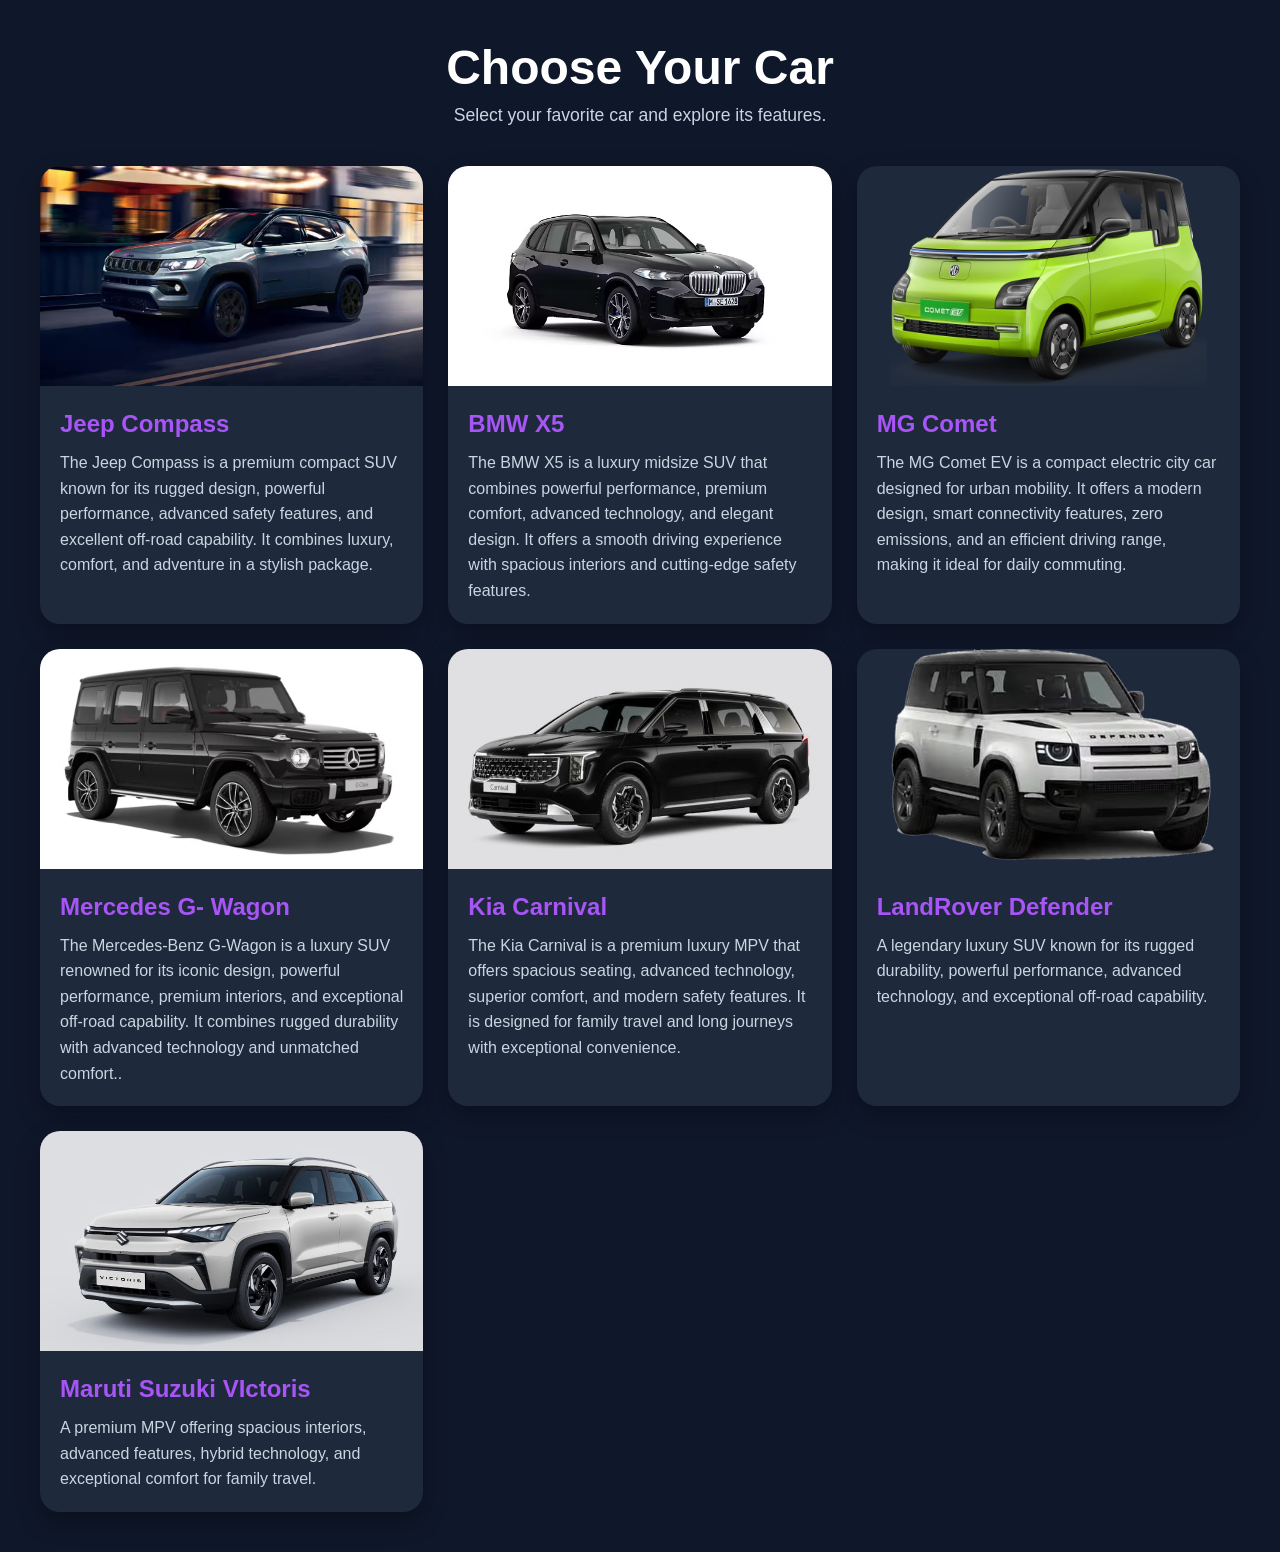
<file: index.html>
<!DOCTYPE html>
<html lang="en">
<head>
    <meta charset="UTF-8">
    <meta name="viewport" content="width=device-width, initial-scale=1.0">
    <title>Document</title>
        <link rel="stylesheet" href="style2.css">
</head>
<body>
    
    <h1 class="title">Choose Your Car</h1>
<p class="subtitle">Select your favorite car and explore its features.</p>

<div class="car-container">

    <div class="car-card">
        <img src="car1.avif" alt="Tesla">
        <div class="car-info">
            <h2>Jeep Compass</h2>
            <p>The Jeep Compass is a premium compact SUV known for its rugged design,
powerful performance, advanced safety features, and excellent off-road capability.
It combines luxury, comfort, and adventure in a stylish package.</p>
        </div>
    </div>

    <div class="car-card">
        <img src="CAR2.avif" alt="BMW">
        <div class="car-info">
            <h2>BMW X5</h2>
            <p>The BMW X5 is a luxury midsize SUV that combines powerful performance,
premium comfort, advanced technology, and elegant design. It offers a
smooth driving experience with spacious interiors and cutting-edge safety features.</p>
        </div>
    </div>

    <div class="car-card">
        <img src="car3.webp" alt="Audi">
        <div class="car-info">
            <h2>MG Comet </h2>
            <p>The MG Comet EV is a compact electric city car designed for urban mobility.
It offers a modern design, smart connectivity features, zero emissions,
and an efficient driving range, making it ideal for daily commuting.</p>
        </div>
    </div>

    <div class="car-card">
        <img src="car4.avif" alt="Lamborghini">
        <div class="car-info">
            <h2>Mercedes G- Wagon </h2>
            <p>The Mercedes-Benz G-Wagon is a luxury SUV renowned for its iconic design,
powerful performance, premium interiors, and exceptional off-road capability.
It combines rugged durability with advanced technology and unmatched comfort..</p>
        </div>
    </div>

    <div class="car-card">
        <img src="car5.avif" alt="Mercedes">
        <div class="car-info">
            <h2>Kia Carnival </h2>
            <p>The Kia Carnival is a premium luxury MPV that offers spacious seating,
advanced technology, superior comfort, and modern safety features.
It is designed for family travel and long journeys with exceptional convenience.
</p></p>
        </div>
    </div>

    <div class="car-card">
        <img src="car6.avif" alt="Porsche">
        <div class="car-info">
            <h2>LandRover Defender </h2>
            <p>A legendary luxury SUV known for its rugged durability, powerful performance,
advanced technology, and exceptional off-road capability.</p>
        </div>
    </div>

    <div class="car-card">
        <img src="car7.avif" alt="Mustang">
        <div class="car-info">
            <h2>Maruti Suzuki VIctoris</h2>
            <p>A premium MPV offering spacious interiors, advanced features,
hybrid technology, and exceptional comfort for family travel.</p>
        </div>
    </div>

</div>
    
</body>
</html>
</file>
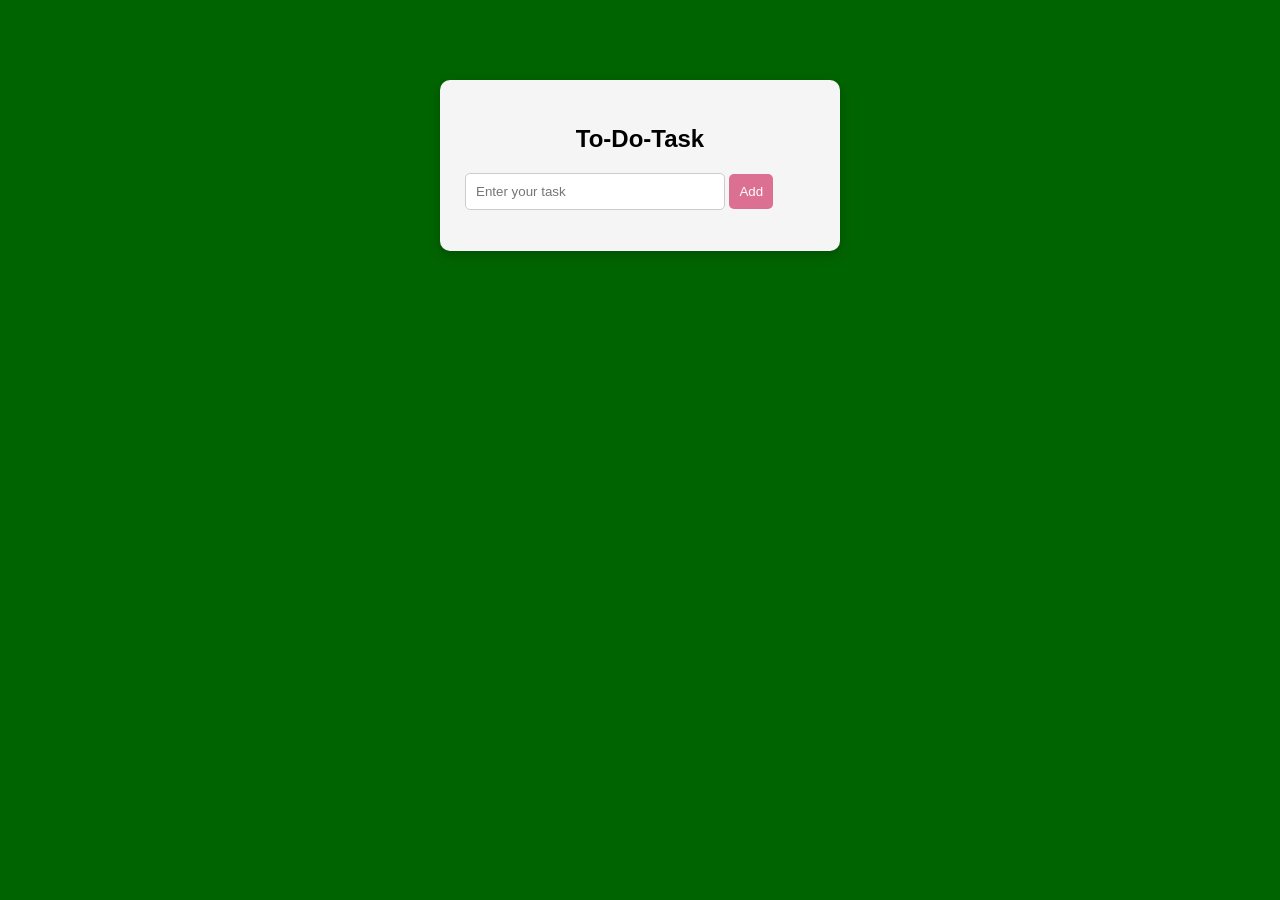
<file: array.html>
<!DOCTYPE html>
<html lang="en">
<head>
    <meta charset="UTF-8">
    <meta name="viewport" content="width=device-width, initial-scale=1.0">
    <title>DOM Example</title>

        <style>
        body {
            font-family: Arial, sans-serif;
            background-color: darkgreen;
            display: flex;
            justify-content: center;
            margin-top: 80px;
        }

        .container {
            background: whitesmoke;
            padding: 25px;
            width: 350px;
            border-radius: 10px;
            box-shadow: 0 4px 12px rgba(0, 0, 0, 0.2);
        }

        h2 {
            text-align: center;
        }

        input {
            width: 68%;
            padding: 10px;
            border: 1px solid #ccc;
            border-radius: 5px;
        }

        button {
            padding: 10px;
            border: none;
            background-color: palevioletred;
            color: white;
            border-radius: 5px;
            cursor: pointer;
        }

        button:hover {
            background-color: darkgreen;
        }

        li {
            margin-top: 12px;
            padding: 8px;
            background-color: #eeeeee;
            list-style: none;
            border-radius: 5px;
            display: flex;
            justify-content: space-between;
        }

        .delete-btn {
            background-color: red;
            padding: 5px 8px;
        }
    </style>
</head>
<body>
<div class="container">
    <h2> To-Do-Task </h2>

    <input type="text"id="taskInput" placeholder="Enter your task">
    <button onclick="addTask()"> Add </button>

    <ul id="taskList"></ul>
</div>

    <script>
function addTask() {
    let taskInput = document.getElementById("taskInput");
    let taskList = document.getElementById("taskList");

    let taskText = taskInput.value;

    if (taskText === "") {
        alert("Please enter a task!");
        return;
    }

    let li = document.createElement("li");
    li.innerHTML = `
        ${taskText}
        <button class="delete-btn" onclick="deleteTask(this)">Delete</button>
    `;

    taskList.appendChild(li);

    taskInput.value = "";
}

function deleteTask(button) {
    button.parentElement.remove();
}

    </script>

</body>
</html>
</file>
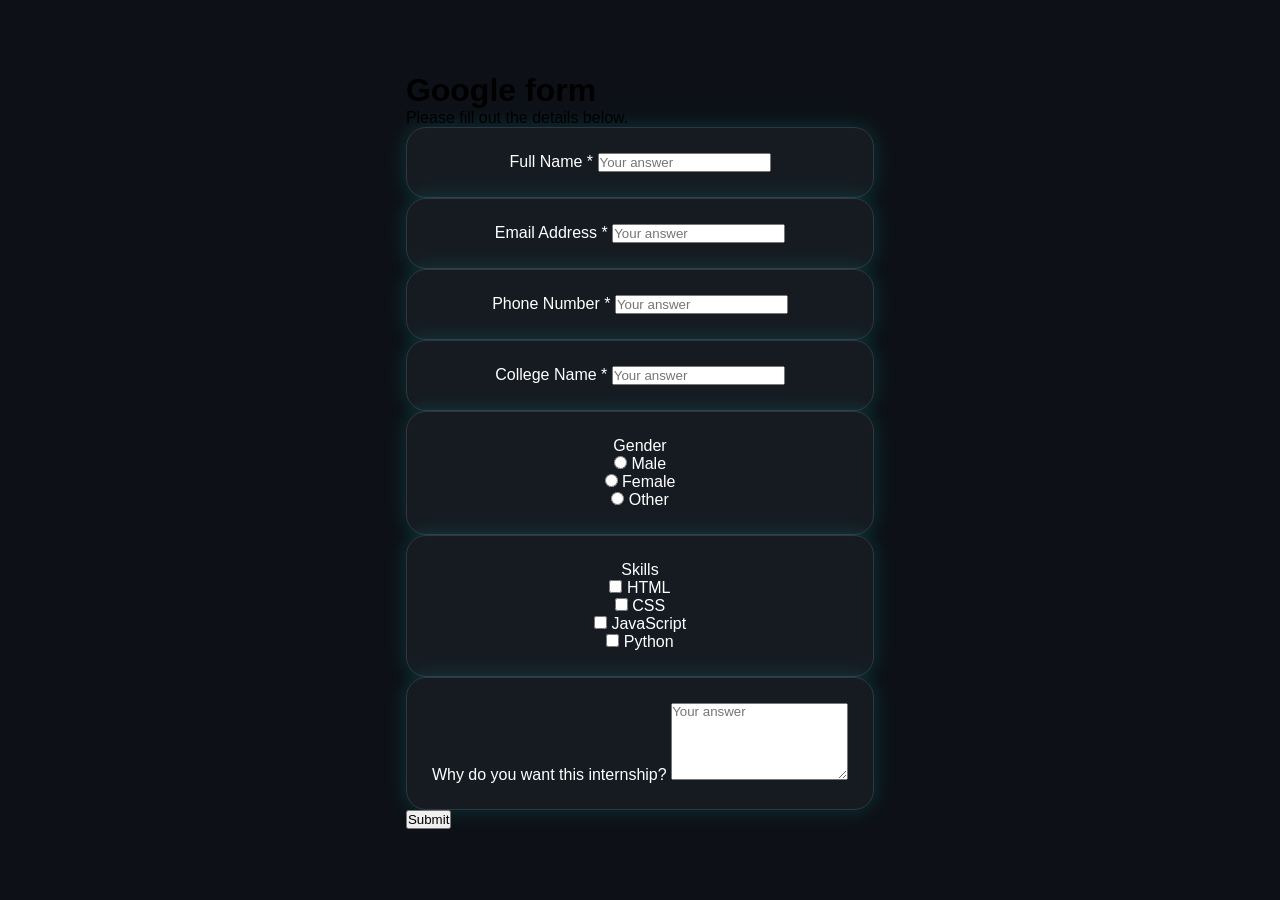
<file: class1.html>
<!DOCTYPE html>
<html lang="en">
<head>
    <meta charset="UTF-8">
    <meta name="viewport" content="width=device-width, initial-scale=1.0">
    <title>class1</title>
    <link rel="stylesheet" href="style.css">
</head>
<body>

<div class="container">

    <div class="form-header">
        <h1>Google form </h1>
        <p>Please fill out the details below.</p>
    </div>

    <form>

        <div class="card">
            <label for="fullname">Full Name *</label>
            <input type="text" id="fullname" placeholder="Your answer" required>
        </div>

        <div class="card">
            <label for="email">Email Address *</label>
            <input type="email" id="email" placeholder="Your answer" required>
        </div>

        <div class="card">
            <label for="phone">Phone Number *</label>
            <input type="tel" id="phone" placeholder="Your answer" required>
        </div>

        <div class="card">
            <label for="college">College Name *</label>
            <input type="text" id="college" placeholder="Your answer" required>
        </div>

        <div class="card">
            <p class="question">Gender</p>

            <div class="option">
                <input type="radio" id="male" name="gender">
                <label for="male">Male</label>
            </div>

            <div class="option">
                <input type="radio" id="female" name="gender">
                <label for="female">Female</label>
            </div>

            <div class="option">
                <input type="radio" id="other" name="gender">
                <label for="other">Other</label>
            </div>
        </div>

        <div class="card">
            <p class="question">Skills</p>

            <div class="option">
                <input type="checkbox" id="html">
                <label for="html">HTML</label>
            </div>

            <div class="option">
                <input type="checkbox" id="css">
                <label for="css">CSS</label>
            </div>

            <div class="option">
                <input type="checkbox" id="javascript">
                <label for="javascript">JavaScript</label>
            </div>

            <div class="option">
                <input type="checkbox" id="python">
                <label for="python">Python</label>
            </div>
        </div>

        <div class="card">
            <label for="message">Why do you want this internship?</label>
            <textarea id="message" rows="5" placeholder="Your answer"></textarea>
        </div>

        <button type="submit">Submit</button>

    </form>

</div>

</body>
</html>
</file>
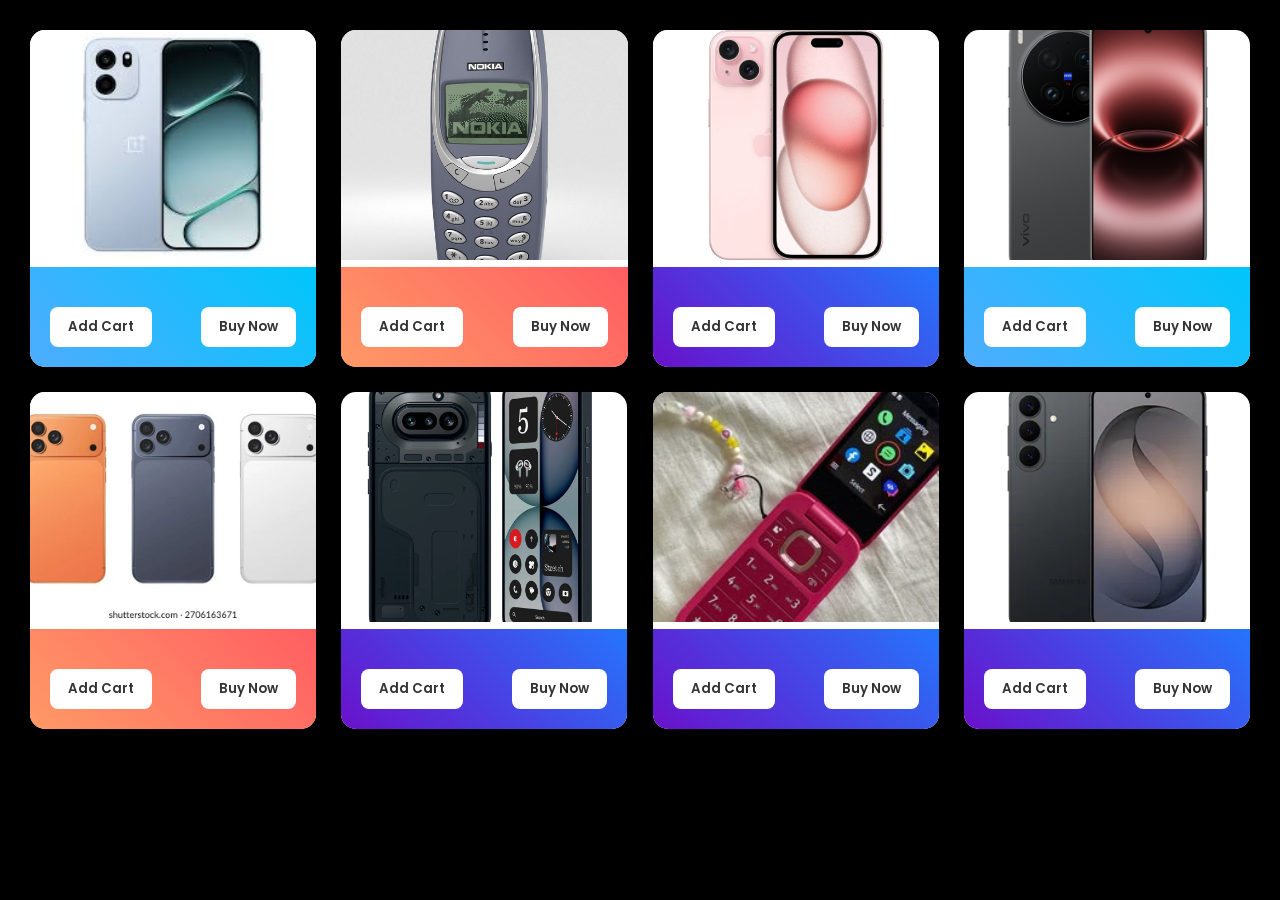
<file: class2.html>
<!DOCTYPE html>
<html lang="en">
<head>
    <meta charset="UTF-8">
    <meta name="viewport" content="width=device-width, initial-scale=1.0">
    <title>Mobile Store</title>

    <link rel="stylesheet" href="class2.css">
    <link rel="stylesheet" href="https://unpkg.com/aos@2.3.1/dist/aos.css">
</head>
<body>

<div class="container">


    <section class="products">


        <div class="card" data-aos="flip-left">

            <img src="images/M1.jpeg">

            <div class="info blue">

                <h3></h3>

                <p></p>

                <h2></h2>

                <div class="buttons">
                    <button>Add Cart</button>
                    <button>Buy Now</button>
                </div>

            </div>

        </div>


        <div class="card" data-aos="zoom-in">

            <img src="images/M2.jpg">

            <div class="info orange">

                <h3></h3>

                <p></p>

                <h2></h2>

                <div class="buttons">
                    <button>Add Cart</button>
                    <button>Buy Now</button>
                </div>

            </div>

        </div>

        <div class="card" data-aos="zoom-in">

            <img src="images/M3.webp">

            <div class="info purple">

                <h3></h3>

                <p></p>

                <h2></h2>

                <div class="buttons">
                    <button>Add Cart</button>
                    <button>Buy Now</button>
                </div>

            </div>

        </div>


        <div class="card" data-aos="zoom-in">

            <img src="images/M4.png">

            <div class="info blue">

                <h3></h3>

                <p></p>

                <h2></h2>

                <div class="buttons">
                    <button>Add Cart</button>
                    <button>Buy Now</button>
                </div>

            </div>

        </div>

        <div class="card" data-aos="flip-right">

            <img src="images/M5.webp">

            <div class="info orange">

                <h3></h3>

                <p></p>

                <h2></h2>

                <div class="buttons">
                    <button>Add Cart</button>
                    <button>Buy Now</button>
                </div>

            </div>

        </div>

        <div class="card" data-aos="flip-left">

            <img src="images/M6.webp">

            <div class="info purple">

                <h3></h3>

                <p></p>

                <h2></h2>

                <div class="buttons">
                    <button>Add Cart</button>
                    <button>Buy Now</button>
                </div>

            </div>

        </div>

         <div class="card" data-aos="flip-left">

            <img src="images/M7.jpg">

            <div class="info purple">

                <h3></h3>

                <p></p>

                <h2></h2>

                <div class="buttons">
                    <button>Add Cart</button>
                    <button>Buy Now</button>
                </div>

            </div>

        </div>

         <div class="card" data-aos="flip-right">

            <img src="images/M8.webp">

            <div class="info purple">

                <h3></h3>

                <p></p>

                <h2></h2>

                <div class="buttons">
                    <button>Add Cart</button>
                    <button>Buy Now</button>
                </div>

            </div>

        </div>


        

    </section>

</div>


<script src="https://unpkg.com/aos@2.3.1/dist/aos.js"></script>

<script>
AOS.init({
    duration:1000,
    once:true
});
</script>

</body>
</html>
</file>
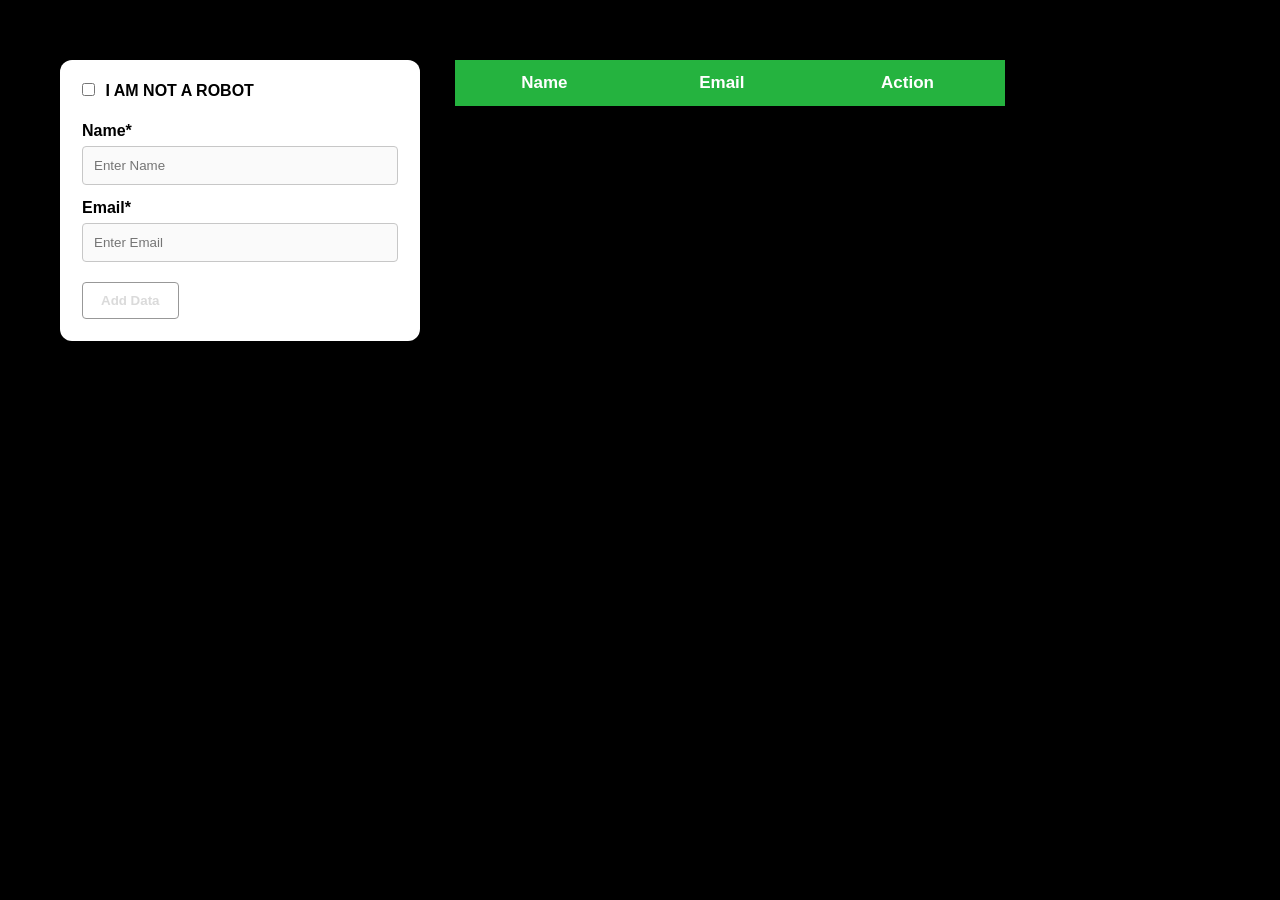
<file: dataform.html>
<!DOCTYPE html>
<html lang="en">
<head>
    <meta charset="UTF-8">
    <meta name="viewport" content="width=device-width, initial-scale=1.0">
    <title>Robot Data Form</title>
    <link rel="stylesheet" href="tableform.css">
</head>
<body>

    <div class="main-container">

        <!-- Left Form Box -->
        <div class="form-box">
            <label class="robot-check">
                <input type="checkbox" id="robotCheck">
                I AM NOT A ROBOT
            </label>

            <label for="name">Name*</label>
            <input type="text" id="name" placeholder="Enter Name" disabled>

            <label for="email">Email*</label>
            <input type="email" id="email" placeholder="Enter Email" disabled>

            <button id="addBtn" disabled>Add Data</button>
        </div>

        <!-- Right Table Box -->
        <div class="table-box">
            <table>
                <thead>
                    <tr>
                        <th>Name</th>
                        <th>Email</th>
                        <th>Action</th>
                    </tr>
                </thead>

                <tbody id="tableBody">
                    <!-- Data will come here -->
                </tbody>
            </table>
        </div>

    </div>

    <script src="tableform.js"></script>
</body>
</html>
</file>
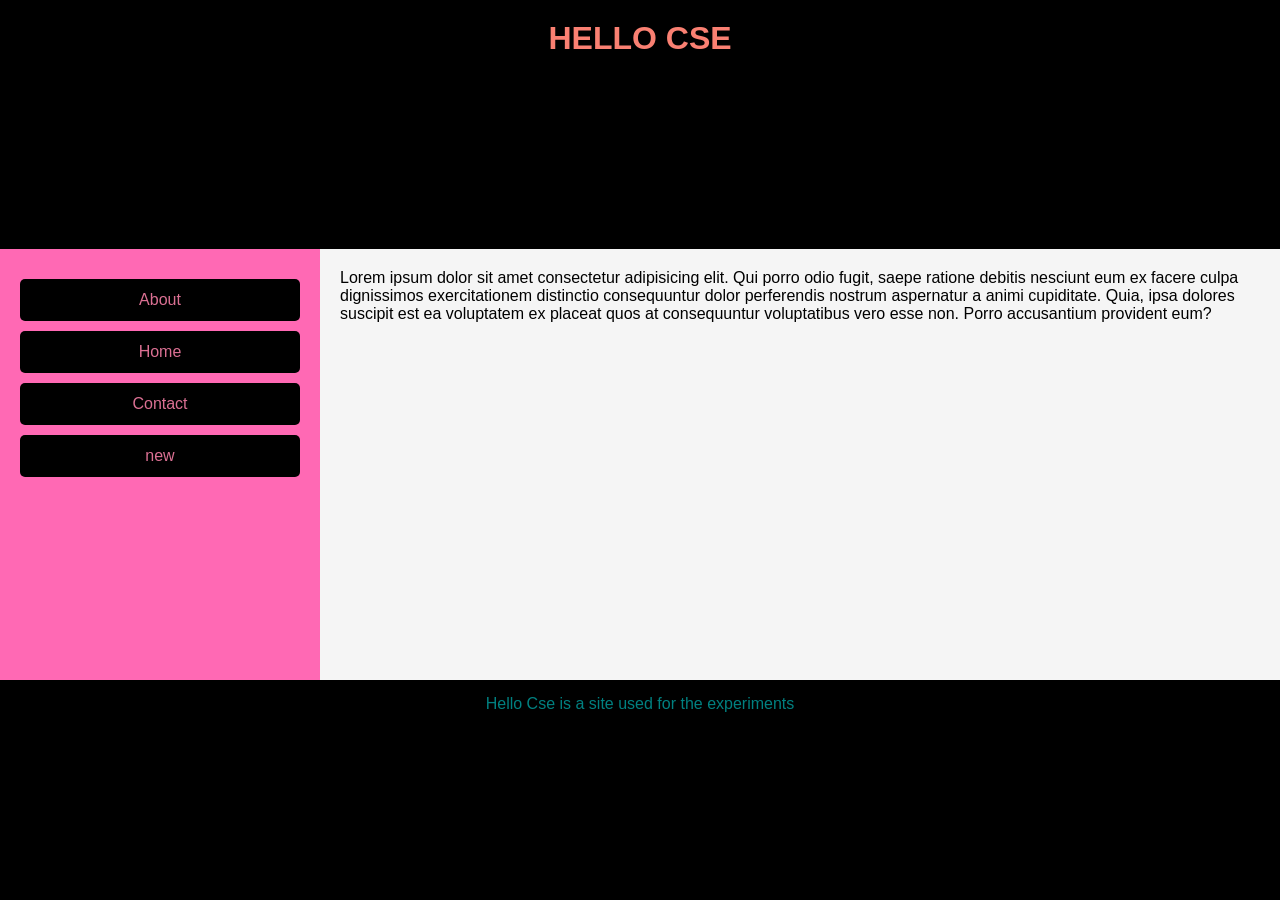
<file: indi.html>
<!DOCTYPE html>
<html lang="en">
<head>
    <meta charset="UTF-8">
    <meta name="viewport" content="width=device-width, initial-scale=1.0">
    <title>Document</title>
    <style>
*{
    margin:0;
    padding:0;
    box-sizing:border-box;
    font-family:Arial, sans-serif;
}

.grid-container{
    display:grid;
    grid-template-columns: 1fr 3fr;
    grid-template-areas:
        "header header"
        "menu content"
        "footer footer";
    min-height:100vh;
}

.header{
    grid-area:header;
    background:black;
    color:salmon;
    text-align:center;
    padding:20px;
}

.menu{
    grid-area:menu;
    background:hotpink;
    padding:20px;
}

.menu ul{
    list-style:none;
}

.menu li{
    padding:12px;
    margin:10px 0;
    background:black;
    color:palevioletred;
    text-align:center;
    border-radius:5px;
}

.content{
    grid-area:content;
    background:whitesmoke;
    padding:20px;
}

.footer{
    grid-area:footer;
    background:black;
    color:teal;
    text-align:center;
    padding:15px;
}
@media (max-width:768px){

    .grid-container{
        grid-template-columns:1fr;
        grid-template-areas:
            "header"
            "menu"
            "content"
            "footer";
    }

    .menu ul{
        display:flex;
        flex-wrap:wrap;
        justify-content:center;
        gap:10px;
    }

    .menu li{
        flex:1 1 120px;
        margin:0;
    }
}
</style>
</head>
<body>
    <div class="grid-container">
        <div class="header">
            <h1> HELLO CSE</h1>
        </div>
        <div class="menu">
            <ul>
                <li>About</li>
                <li>Home</li>
                <li>Contact</li>
                <li>new</li>
            </ul>
        </div>
        <div class="content">
            <p>Lorem ipsum dolor sit amet consectetur adipisicing elit. Qui porro odio fugit, 
               saepe ratione debitis nesciunt eum ex facere culpa dignissimos exercitationem 
               distinctio consequuntur dolor perferendis nostrum aspernatur a animi cupiditate. Quia, 
               ipsa dolores suscipit est ea voluptatem ex placeat quos at consequuntur voluptatibus vero esse non. Porro accusantium provident eum?</p>
        </div>
        <div class="footer">
            Hello Cse is a site used for the experiments
        </div>
    </div>
</body>
</html>
</file>
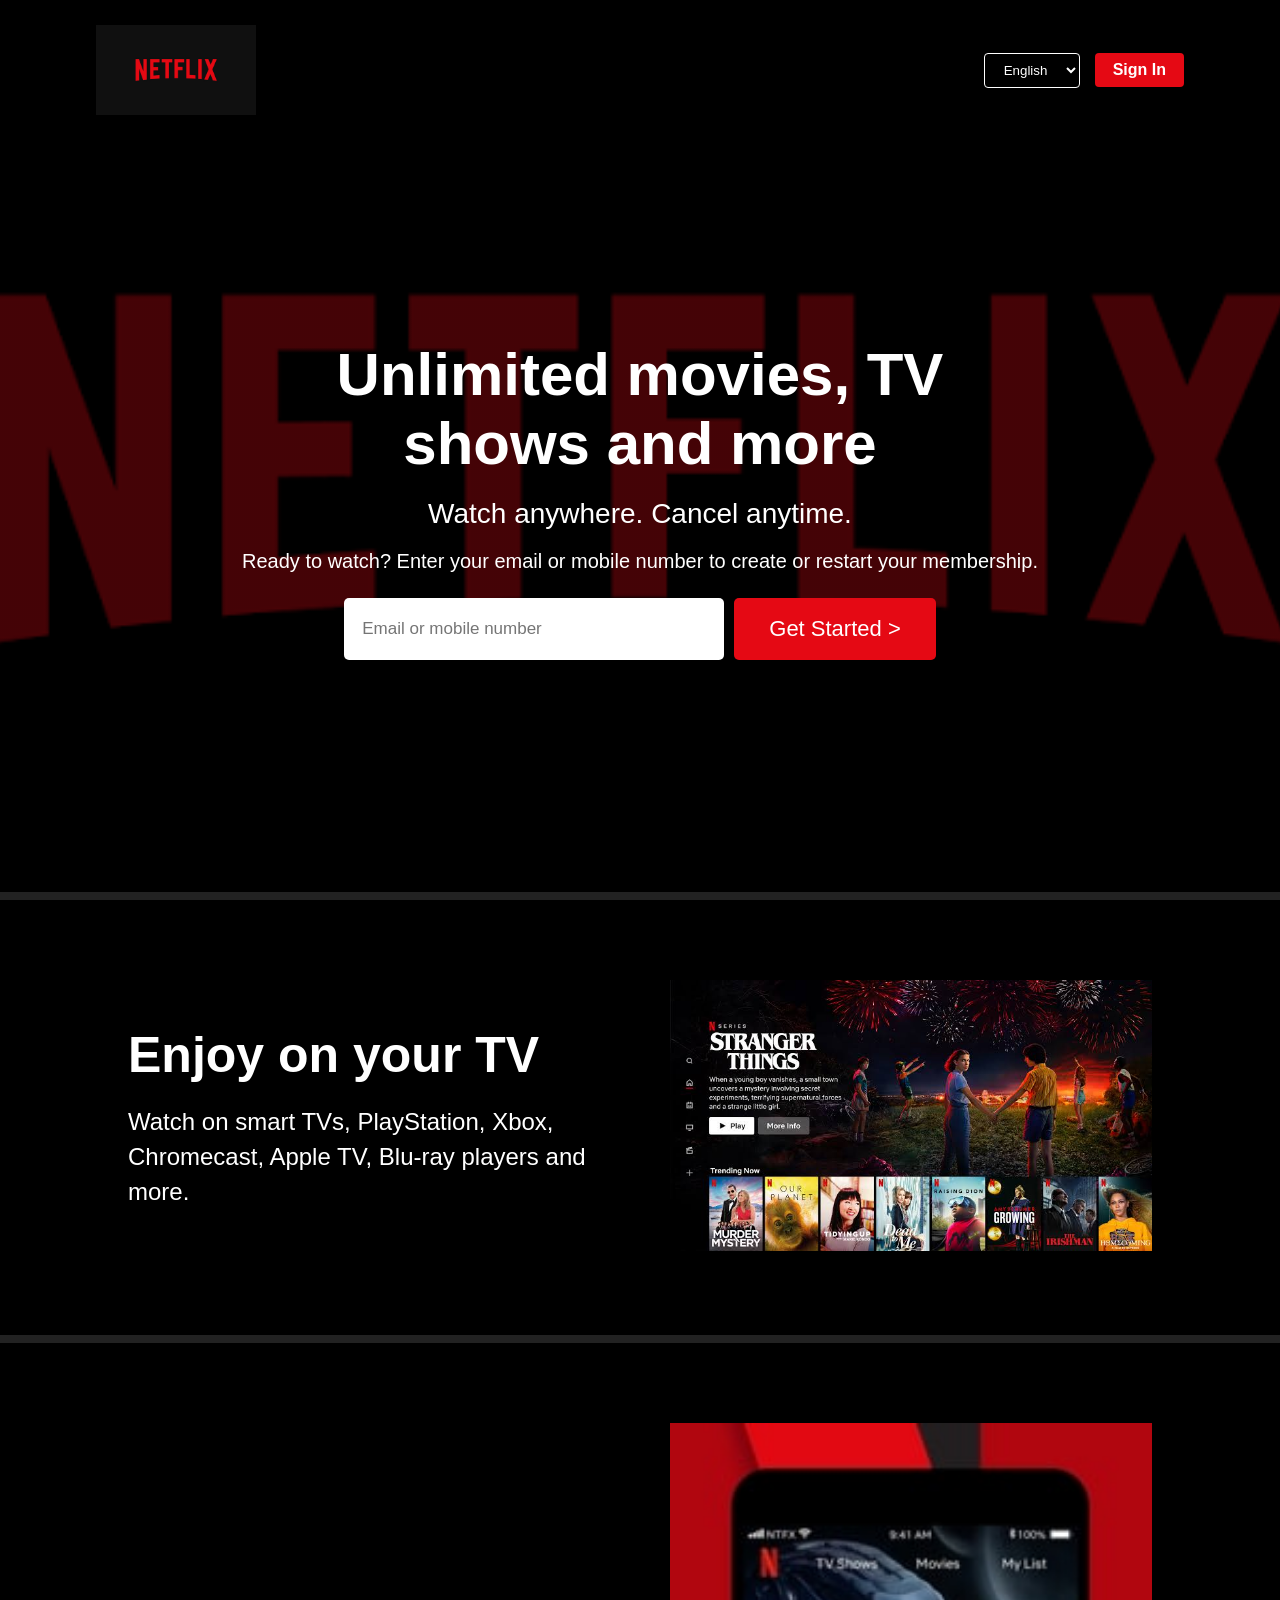
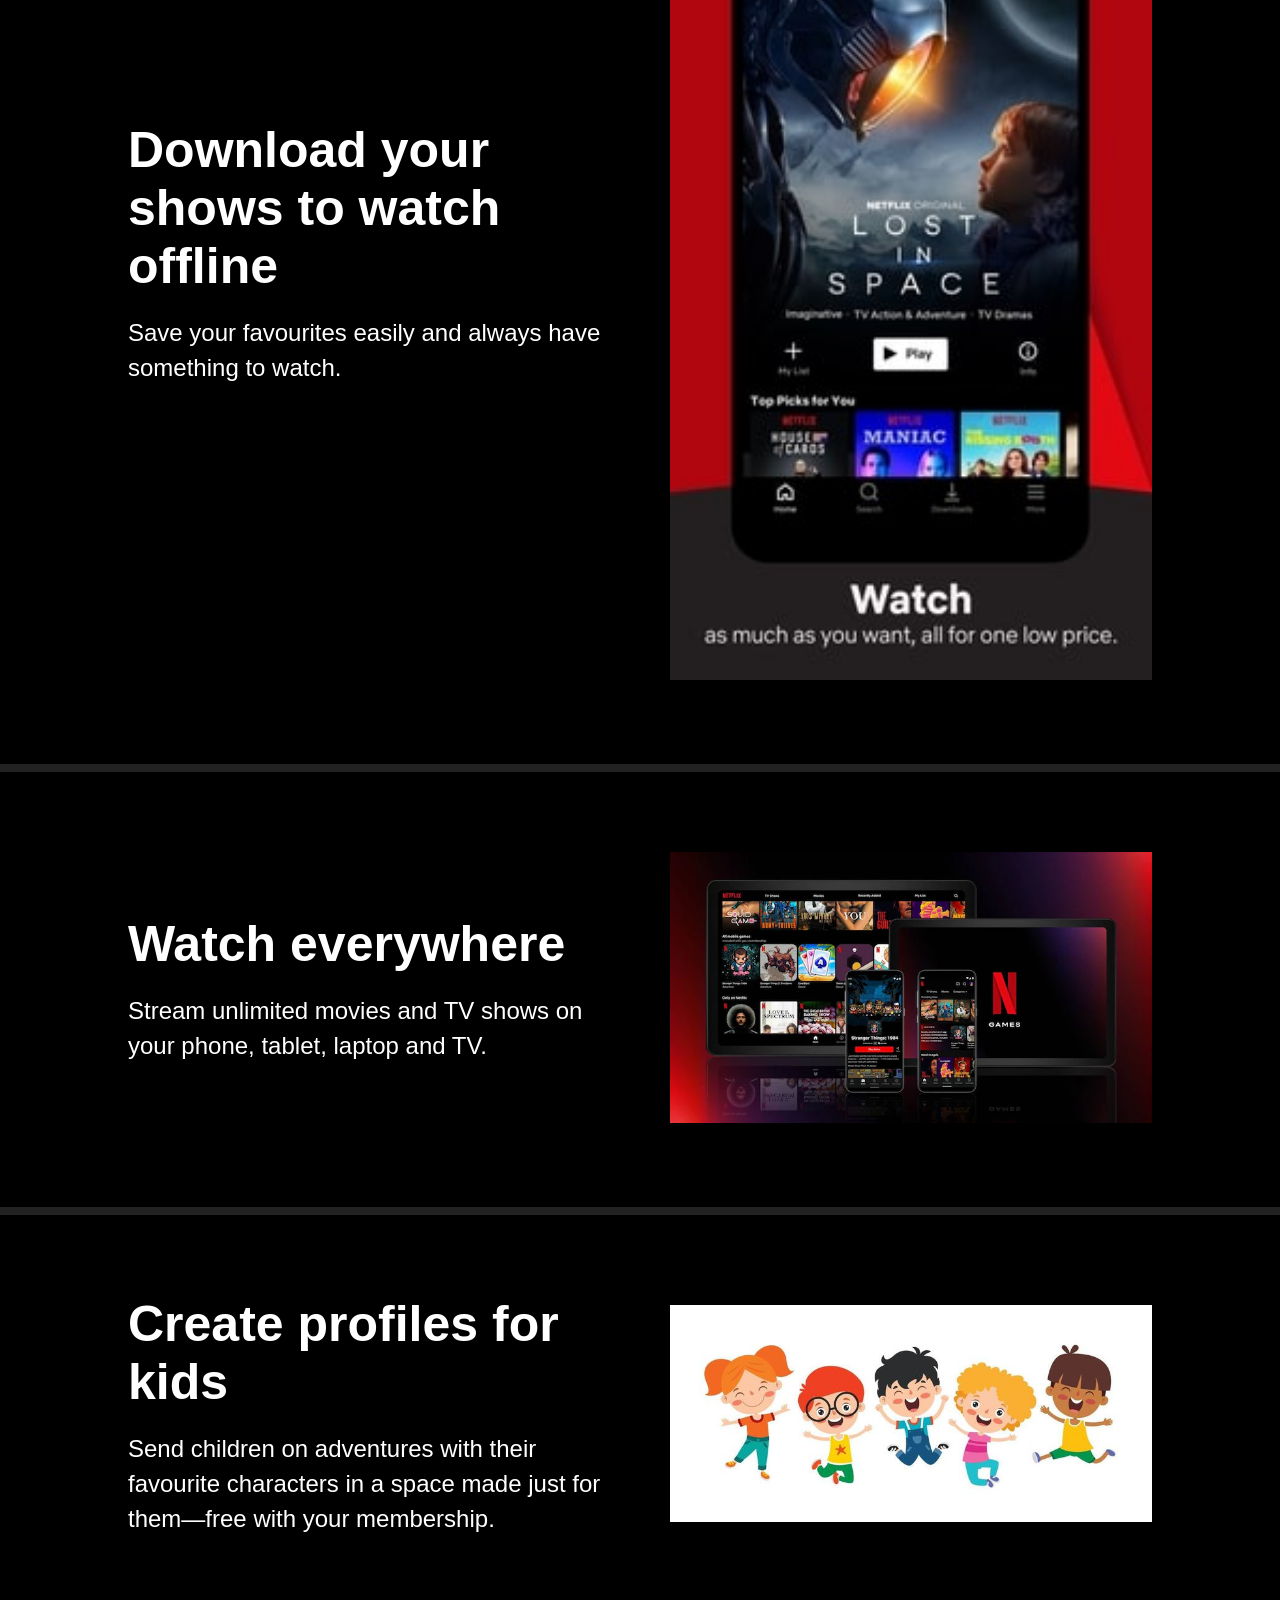
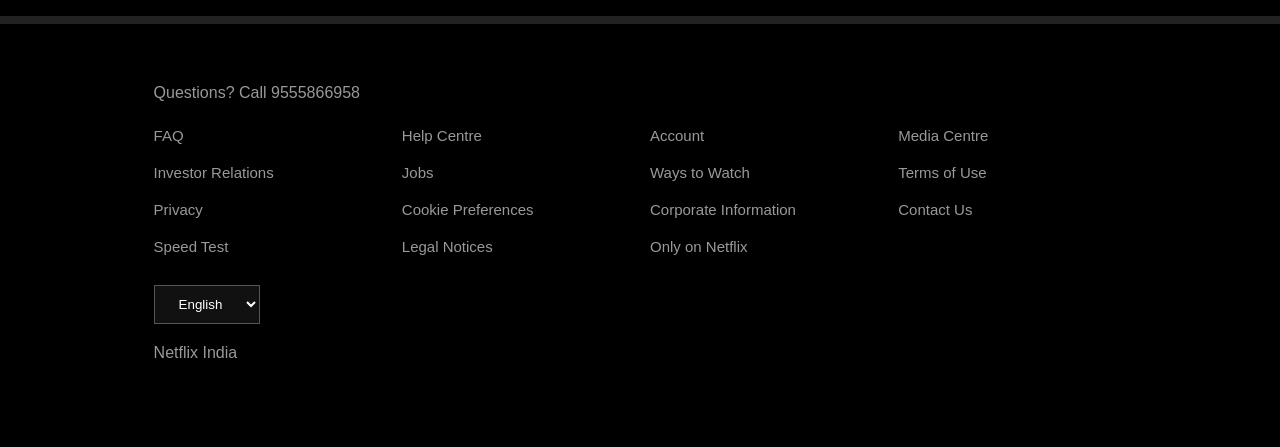
<file: netflix.html>
<!DOCTYPE html>
<html lang="en">
<head>
    <meta charset="UTF-8">
    <meta name="viewport" content="width=device-width, initial-scale=1.0">
    <title>Netflix Clone</title>
    <link rel="stylesheet" href="netflix.css">
</head>

<body>

    <!-- Hero Section -->
    <section class="hero">

        <!-- Navbar -->
        <nav>
            <img src="images/logo.jpg" class="logo">

            <div class="nav-right">
                <select>
                    <option>English</option>
                    <option>Hindi</option>
                </select>

                <a href="login.html" class="signin">Sign In</a>
            </div>
        </nav>

        <!-- Hero Content -->
        <div class="hero-content">

            <h1>Unlimited movies, TV shows and more</h1>

            <h3>Watch anywhere. Cancel anytime.</h3>

            <p>
                Ready to watch? Enter your email or mobile number to
                create or restart your membership.
            </p>

            <form class="email-form">

                <input
                    type="email"
                    placeholder="Email or mobile number">

                <button>
                    Get Started >
                </button>

            </form>

        </div>

    </section>

    <!-- Feature 1 -->

    <section class="feature">

        <div class="text">

            <h2>Enjoy on your TV</h2>

            <p>
                Watch on smart TVs, PlayStation, Xbox,
                Chromecast, Apple TV, Blu-ray players
                and more.
            </p>

        </div>

        <div class="image">

            <img src="images/TV.jpeg">

        </div>

    </section>

    <!-- Feature 2 -->

    <section class="feature reverse">

        <div class="image">

            <img src="images/mobile.jpg">

        </div>

        <div class="text">

            <h2>Download your shows to watch offline</h2>

            <p>
                Save your favourites easily and always
                have something to watch.
            </p>

        </div>

    </section>

    <!-- Feature 3 -->

    <section class="feature">

        <div class="text">

            <h2>Watch everywhere</h2>

            <p>
                Stream unlimited movies and TV shows
                on your phone, tablet, laptop and TV.
            </p>

        </div>

        <div class="image">

            <img src="images/device-pile.webp">

        </div>

    </section>

    <!-- Feature 4 -->

    <section class="feature reverse">

        <div class="image">

            <img src="images/kids.jpg">

        </div>

        <div class="text">

            <h2>Create profiles for kids</h2>

            <p>
                Send children on adventures with their
                favourite characters in a space made
                just for them—free with your membership.
            </p>

        </div>

    </section>

    <!-- Footer -->

    <footer>

        <p>Questions? Call 9555866958</p>

        <div class="footer-links">

            <a href="#">FAQ</a>
            <a href="#">Help Centre</a>
            <a href="#">Account</a>
            <a href="#">Media Centre</a>

            <a href="#">Investor Relations</a>
            <a href="#">Jobs</a>
            <a href="#">Ways to Watch</a>
            <a href="#">Terms of Use</a>

            <a href="#">Privacy</a>
            <a href="#">Cookie Preferences</a>
            <a href="#">Corporate Information</a>
            <a href="#">Contact Us</a>

            <a href="#">Speed Test</a>
            <a href="#">Legal Notices</a>
            <a href="#">Only on Netflix</a>

        </div>

        <select class="language">

            <option>English</option>
            <option>Hindi</option>

        </select>

        <p class="country">Netflix India</p>

    </footer>

</body>
</html>
</file>
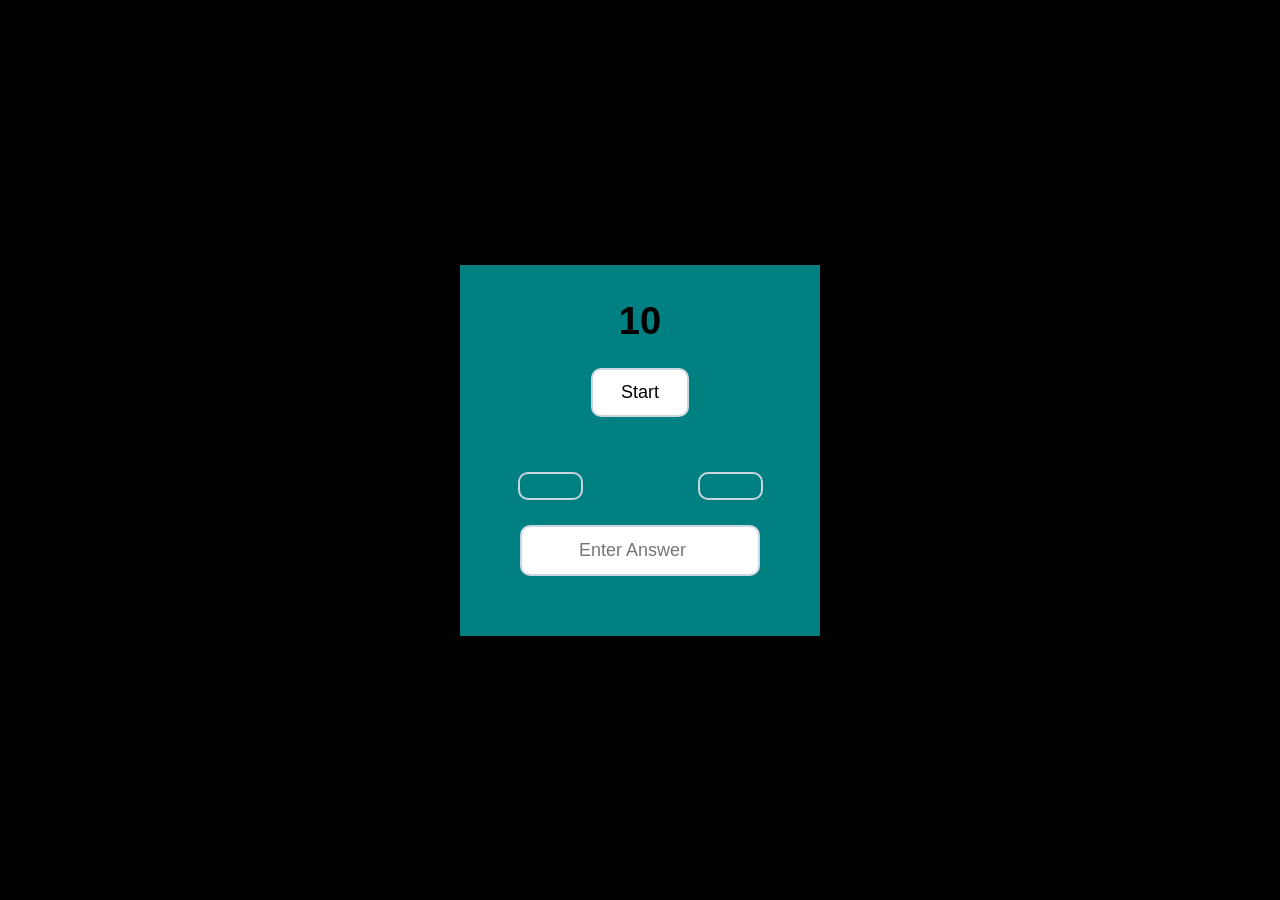
<file: timer.html>
<!DOCTYPE html>
<html lang="en">
<head>
    <meta charset="UTF-8">
    <meta name="viewport" content="width=device-width, initial-scale=1.0">
    <title>Math Quiz</title>
    <link rel="stylesheet" href="timer.css">
</head>
<body>

    <div class="quiz-box">
        <div class="timer">
            <span id="time">10</span>
        </div>

        <button id="btn">Start</button>

        <div class="question">
            <span id="first"></span>
            <span id="sign"></span>
            <span id="second"></span>
        </div>

        <input type="number" id="answer" placeholder="Enter Answer">

        <p id="result"></p>

        <div id="confetti-container"></div>
    </div>

    <script>

let time = 10;
let timerHandler;
let correctAnswer = 0;

let timeDisplay = document.getElementById("time");
let firstNumber = document.getElementById("first");
let secondNumber = document.getElementById("second");
let sign = document.getElementById("sign");
let answerInput = document.getElementById("answer");
let resultDisplay = document.getElementById("result");
let button = document.getElementById("btn");

button.addEventListener("click", startQuiz);

function startQuiz() {
    clearInterval(timerHandler);

    time = 10;
    timeDisplay.innerText = time;

    answerInput.value = "";
    answerInput.disabled = false;

    resultDisplay.innerText = "";
    button.disabled = true;

    let num1 = Math.floor(Math.random() * 20) + 1;
    let num2 = Math.floor(Math.random() * 20) + 1;

    let operators = ["+", "-", "*", "/"];
    let randomOperator = operators[Math.floor(Math.random() * operators.length)];

    if (randomOperator === "-" && num2 > num1) {
        let temp = num1;
        num1 = num2;
        num2 = temp;
    }

    if (randomOperator === "/") {
        num1 = num1 * num2;
    }

    firstNumber.innerText = num1;
    secondNumber.innerText = num2;
    sign.innerText = randomOperator;

    switch (randomOperator) {
        case "+":
            correctAnswer = num1 + num2;
            break;

        case "-":
            correctAnswer = num1 - num2;
            break;

        case "*":
            correctAnswer = num1 * num2;
            break;

        case "/":
            correctAnswer = num1 / num2;
            break;
    }

    timerHandler = setInterval(function () {
        time--;
        timeDisplay.innerText = time;

        if (time <= 0) {
            clearInterval(timerHandler);
            checkAnswer();
        }
    }, 1000);
}

function checkAnswer() {
    let userAnswer = Number(answerInput.value);

    answerInput.disabled = true;
    button.disabled = false;
    button.innerText = "Start Again";

    if (userAnswer === correctAnswer) {
        resultDisplay.style.color = "green";
        resultDisplay.innerText = "Right Answer 🎉";

        partyPopper();
    } else {
        resultDisplay.style.color = "red";
        resultDisplay.innerHTML =
            "Wrong Answer <br> Correct Answer: " + correctAnswer;
    }
}

function partyPopper() {
    let container = document.getElementById("confetti-container");

    for (let i = 0; i < 100; i++) {
        let confetti = document.createElement("div");

        confetti.className = "confetti";

        let colors = ["red", "blue", "green", "yellow", "purple", "orange"];

        confetti.style.backgroundColor =
            colors[Math.floor(Math.random() * colors.length)];

        confetti.style.left = Math.random() * window.innerWidth + "px";

        confetti.style.animationDelay = Math.random() * 0.5 + "s";

        container.appendChild(confetti);

        setTimeout(function () {
            confetti.remove();
        }, 3000);
    }
}
    </script>
</body>
</html>
</file>
<file: style2.css>
*{
    margin:0;
    padding:0;
    box-sizing:border-box;
    font-family:'Segoe UI',sans-serif;
}

body{
    background:#0f172a;
    padding:40px;
}

.title{
    text-align:center;
    color:white;
    font-size:3rem;
    margin-bottom:10px;
}

.subtitle{
    text-align:center;
    color:#cbd5e1;
    margin-bottom:40px;
    font-size:1.1rem;
}

.car-container{
    max-width:1400px;
    margin:auto;
    display:grid;
    grid-template-columns:repeat(auto-fit,minmax(320px,1fr));
    gap:25px;
}

.car-card{
    background:#1e293b;
    border-radius:20px;
    overflow:hidden;
    box-shadow:0 10px 25px rgba(0,0,0,.3);
    transition:.3s;
}


.car-card img{
    width:100%;
    height:220px;
    object-fit:cover;
}

.car-info{
    padding:20px;
}

.car-info h2{
    color:#a855f7;
    margin-bottom:12px;
}

.car-info p{
    color:#cbd5e1;
    line-height:1.6;
}
</file>
<file: style.css>
*{
    margin:0;
    padding:0;
    box-sizing:border-box;
    font-family:'Segoe UI',sans-serif;
}

body{
    min-height:100vh;
    display:flex;
    justify-content:center;
    align-items:center;
    background:#0d1117;
}

.dashboard{
    width:90%;
    max-width:1200px;
    display:grid;
    grid-template-columns:repeat(auto-fit,minmax(220px,1fr));
    gap:20px;
}

.card{
    background:#161b22;
    border:1px solid #30363d;
    border-radius:20px;
    padding:25px;
    text-align:center;
    color:white;
    box-shadow:0 0 20px rgba(0,255,255,0.15);
}

.card h3{
    color:#8b949e;
    margin-bottom:15px;
}

.value{
    font-size:3rem;
    font-weight:bold;
    color:#00e5ff;
}

.speed .value{
    color:#00ff95;
}

.rpm .value{
    color:#ff6b6b;
}

.fuel .value{
    color:#ffd93d;
}

.battery .value{
    color:#00e5ff;
}

.gear .value{
    color:#a855f7;
}

.temp .value{
    color:#ff8c42;
}
</file>
<file: class2.css>
/* Google Font */

@import url('https://fonts.googleapis.com/css2?family=Poppins:wght@300;400;500;600;700&display=swap');

*{
    margin:0;
    padding:0;
    box-sizing:border-box;
    font-family:'Poppins',sans-serif;
}

body{
    background:black;
    min-height:100vh;
    padding:30px;
}

/* Main Layout */

.container{
    display:flex;
    gap:25px;
}

/* Products */

.products{
    flex:1;
    display:grid;
    grid-template-columns:repeat(auto-fit,minmax(260px,1fr));
    gap:25px;
}

/* Card */

.card{
    background:#fff;
    border-radius:15px;
    overflow:hidden;
    box-shadow:0 8px 20px rgba(0,0,0,.15);
    transition:.4s;
}

.card:hover{
    transform:translateY(-12px);
    box-shadow:0 15px 30px rgba(0,0,0,.25);
}

.card img{
    width:100%;
    height:230px;
    object-fit:cover;
}

/* Bottom Section */

.info{
    padding:20px;
    color:white;
}

.blue{
    background:linear-gradient(45deg,#4facfe,#00c6fb);
}

.orange{
    background:linear-gradient(45deg,#ff9966,#ff5e62);
}

.purple{
    background:linear-gradient(45deg,#6a11cb,#2575fc);
}

.info h3{
    margin-bottom:8px;
}

.info p{
    margin-bottom:10px;
}

.info h2{
    margin-bottom:20px;
}

/* Buttons */

.buttons{
    display:flex;
    justify-content:space-between;
}

.buttons button{
    border:none;
    background:white;
    color:#333;
    padding:10px 18px;
    border-radius:8px;
    cursor:pointer;
    font-weight:600;
    transition:.3s;
}

.buttons button:hover{
    background:black;
    color:white;
    transform:scale(1.05);
}

/* Responsive */

@media(max-width:900px){

.container{
    flex-direction:column;
}

.sidebar{
    width:100%;
}

.products{
    grid-template-columns:repeat(auto-fit,minmax(250px,1fr));
}

}

@media(max-width:600px){

.products{
    grid-template-columns:1fr;
}

.buttons{
    flex-direction:column;
    gap:10px;
}

.buttons button{
    width:100%;
}

}
</file>
<file: tableform.css>
* {
    margin: 0;
    padding: 0;
    box-sizing: border-box;
    font-family: Arial, sans-serif;
}

body {
    background-color: black;
    padding: 60px;
}

.main-container {
    display: flex;
    gap: 35px;
    align-items: flex-start;
}

/* Left Form */
.form-box {
    width: 360px;
    background-color: white;
    padding: 22px;
    border-radius: 12px;
    box-shadow: 0 3px 12px rgba(0, 0, 0, 0.15);
}

.robot-check {
    display: block;
    font-size: 16px;
    font-weight: bold;
    margin-bottom: 22px;
}

.robot-check input {
    margin-right: 6px;
    cursor: pointer;
}

.form-box label:not(.robot-check) {
    display: block;
    margin-top: 14px;
    margin-bottom: 6px;
    font-weight: bold;
}

.form-box input[type="text"],
.form-box input[type="email"] {
    width: 100%;
    padding: 11px;
    border: 1px solid #c7c7c7;
    border-radius: 4px;
    outline: none;
}

.form-box input:focus {
    border-color: purple;
}

.form-box button {
    margin-top: 20px;
    padding: 10px 18px;
    border: 1px solid #333;
    background-color: white;
    border-radius: 4px;
    font-weight: bold;
    cursor: pointer;
}

.form-box button:hover:not(:disabled) {
    background-color: #28a745;
    color: white;
    border-color: #28a745;
}

.form-box button:disabled {
    cursor: not-allowed;
    opacity: 0.5;
}

/* Table */
.table-box {
    width: 550px;
}

table {
    width: 100%;
    border-collapse: collapse;
    background-color: white;
}

th {
    background-color: #25b33f;
    color: white;
    padding: 13px;
    font-size: 17px;
}

td {
    padding: 12px;
    text-align: center;
    border-bottom: 1px solid #ddd;
}

.delete-btn {
    padding: 7px 13px;
    border: 1px solid #333;
    background-color: white;
    border-radius: 4px;
    cursor: pointer;
    font-weight: bold;
}

.delete-btn:hover {
    background-color: #e63946;
    color: white;
    border-color: #e63946;
}

@media (max-width: 850px) {
    body {
        padding: 25px;
    }

    .main-container {
        flex-direction: column;
    }

    .form-box,
    .table-box {
        width: 100%;
    }
}
</file>
<file: netflix.css>
*{
    margin:0;
    padding:0;
    box-sizing:border-box;
    font-family:Arial, Helvetica, sans-serif;
}

body{
    background:#000;
    color:#fff;
}

/* HERO SECTION */

.hero{
    width:100%;
    min-height:100vh;
    background:
    linear-gradient(rgba(0,0,0,0.7),rgba(0,0,0,0.7)),
    url("images/Netflix\ background.png");
    background-size:cover;
    background-position:center;
    border-bottom:8px solid #222;
}

/* NAVBAR */

nav{
    width:85%;
    margin:auto;
    display:flex;
    justify-content:space-between;
    align-items:center;
    padding:25px 0;
}

.logo{
    width:160px;
}

.nav-right{
    display:flex;
    align-items:center;
    gap:15px;
}

.nav-right select{
    padding:8px 15px;
    background:transparent;
    color:white;
    border:1px solid white;
    border-radius:4px;
}

.signin{
    text-decoration:none;
    background:#e50914;
    color:white;
    padding:8px 18px;
    border-radius:4px;
    font-weight:bold;
}

/* HERO CONTENT */

.hero-content{
    height:80vh;
    display:flex;
    flex-direction:column;
    justify-content:center;
    align-items:center;
    text-align:center;
    padding:20px;
}

.hero-content h1{
    font-size:60px;
    max-width:700px;
    margin-bottom:20px;
}

.hero-content h3{
    font-size:28px;
    margin-bottom:20px;
    font-weight:400;
}

.hero-content p{
    font-size:20px;
    margin-bottom:25px;
}

.email-form{
    display:flex;
    gap:10px;
    flex-wrap:wrap;
    justify-content:center;
}

.email-form input{
    width:380px;
    padding:18px;
    border:none;
    border-radius:5px;
    font-size:17px;
}

.email-form button{
    padding:18px 35px;
    background:#e50914;
    color:white;
    border:none;
    border-radius:5px;
    font-size:22px;
    cursor:pointer;
}

.email-form button:hover{
    background:#c11119;
}

/* FEATURES */

.feature{
    display:flex;
    justify-content:space-between;
    align-items:center;
    padding:80px 10%;
    border-bottom:8px solid #222;
    gap:60px;
}

.reverse{
    flex-direction:row-reverse;
}

.text{
    flex:1;
}

.text h2{
    font-size:50px;
    margin-bottom:20px;
}

.text p{
    font-size:24px;
    line-height:35px;
}

.image{
    flex:1;
    text-align:center;
}

.image img{
    width:100%;
    max-width:500px;
}

/* FOOTER */

footer{
    padding:60px 12%;
    color:#999;
}

footer p{
    margin-bottom:25px;
}

.footer-links{
    display:grid;
    grid-template-columns:repeat(4,1fr);
    gap:20px;
    margin-bottom:30px;
}

.footer-links a{
    color:#999;
    text-decoration:none;
    font-size:15px;
}

.footer-links a:hover{
    text-decoration:underline;
}

.language{
    background:#111;
    color:white;
    border:1px solid #555;
    padding:10px 20px;
    margin-bottom:20px;
}

.country{
    color:#999;
}

/* RESPONSIVE */

@media(max-width:900px){

.hero-content h1{
    font-size:40px;
}

.hero-content h3{
    font-size:22px;
}

.feature{
    flex-direction:column;
    text-align:center;
}

.reverse{
    flex-direction:column;
}

.text h2{
    font-size:38px;
}

.text p{
    font-size:20px;
}

.footer-links{
    grid-template-columns:repeat(2,1fr);
}

.email-form input{
    width:100%;
}

.email-form button{
    width:100%;
}

}
</file>
<file: timer.css>
* {
    margin: 0;
    padding: 0;
    box-sizing: border-box;
    font-family: Arial, sans-serif;
}

body {
    min-height: 100vh;
    display: flex;
    justify-content: center;
    align-items: center;
    background-color: black;
}

.quiz-box {
    width: 360px;
    padding: 35px;
    text-align: center;
    background-color: teal;
}

.timer {
    font-size: 38px;
    font-weight: bold;
    margin-bottom: 25px;
}

#btn {
    padding: 12px 28px;
    font-size: 18px;
    border: 2px solid #cbd5e1;
    border-radius: 10px;
    background-color: white;
    cursor: pointer;
    margin-bottom: 55px;
}

#btn:hover {
    background-color: green;
}

#btn:disabled {
    opacity: 0.6;
    cursor: not-allowed;
}

.question {
    display: flex;
    justify-content: center;
    align-items: center;
    gap: 25px;
    font-size: 30px;
    font-weight: bold;
    margin-bottom: 25px;
}

.question span {
    min-width: 65px;
    padding: 12px;
    border-radius: 10px;
}

#first,
#second {
    border: 2px solid #cbd5e1;
}

#sign {
    border: none;
}

#answer {
    width: 240px;
    padding: 13px;
    font-size: 18px;
    text-align: center;
    border: 2px solid #cbd5e1;
    border-radius: 10px;
    outline: none;
}

#answer:focus {
    border-color: #2563eb;
}

#result {
    margin-top: 25px;
    font-size: 24px;
    font-weight: bold;
}

#confetti-container {
    position: fixed;
    top: 0;
    left: 0;
    width: 100%;
    height: 100vh;
    pointer-events: none;
    overflow: hidden;
    z-index: 9999;
}

.confetti {
    position: absolute;
    top: -20px;
    width: 12px;
    height: 18px;
    border-radius: 2px;
    animation: confettiFall 3s linear forwards;
}

@keyframes confettiFall {
    0% {
        transform: translateY(0) rotate(0deg);
        opacity: 1;
    }

    100% {
        transform: translateY(110vh) rotate(900deg);
        opacity: 0;
    }
}
</file>
